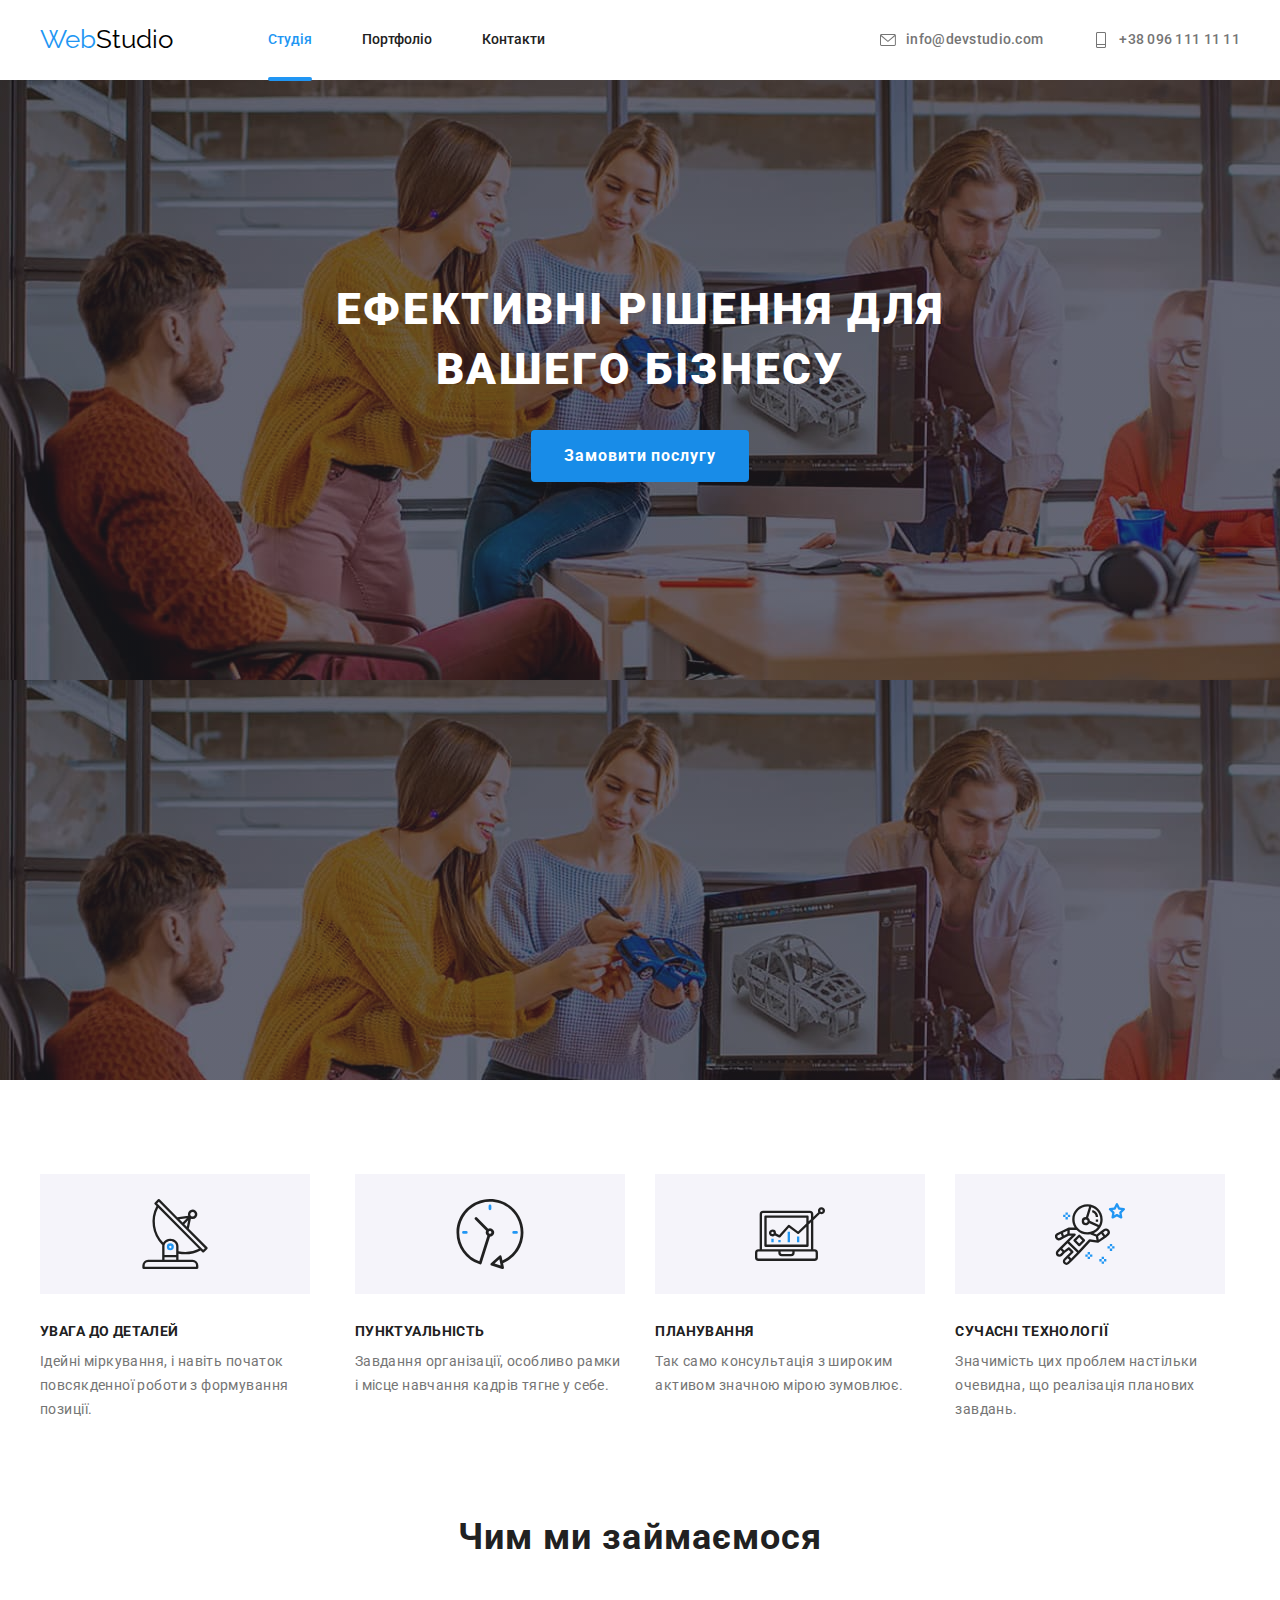
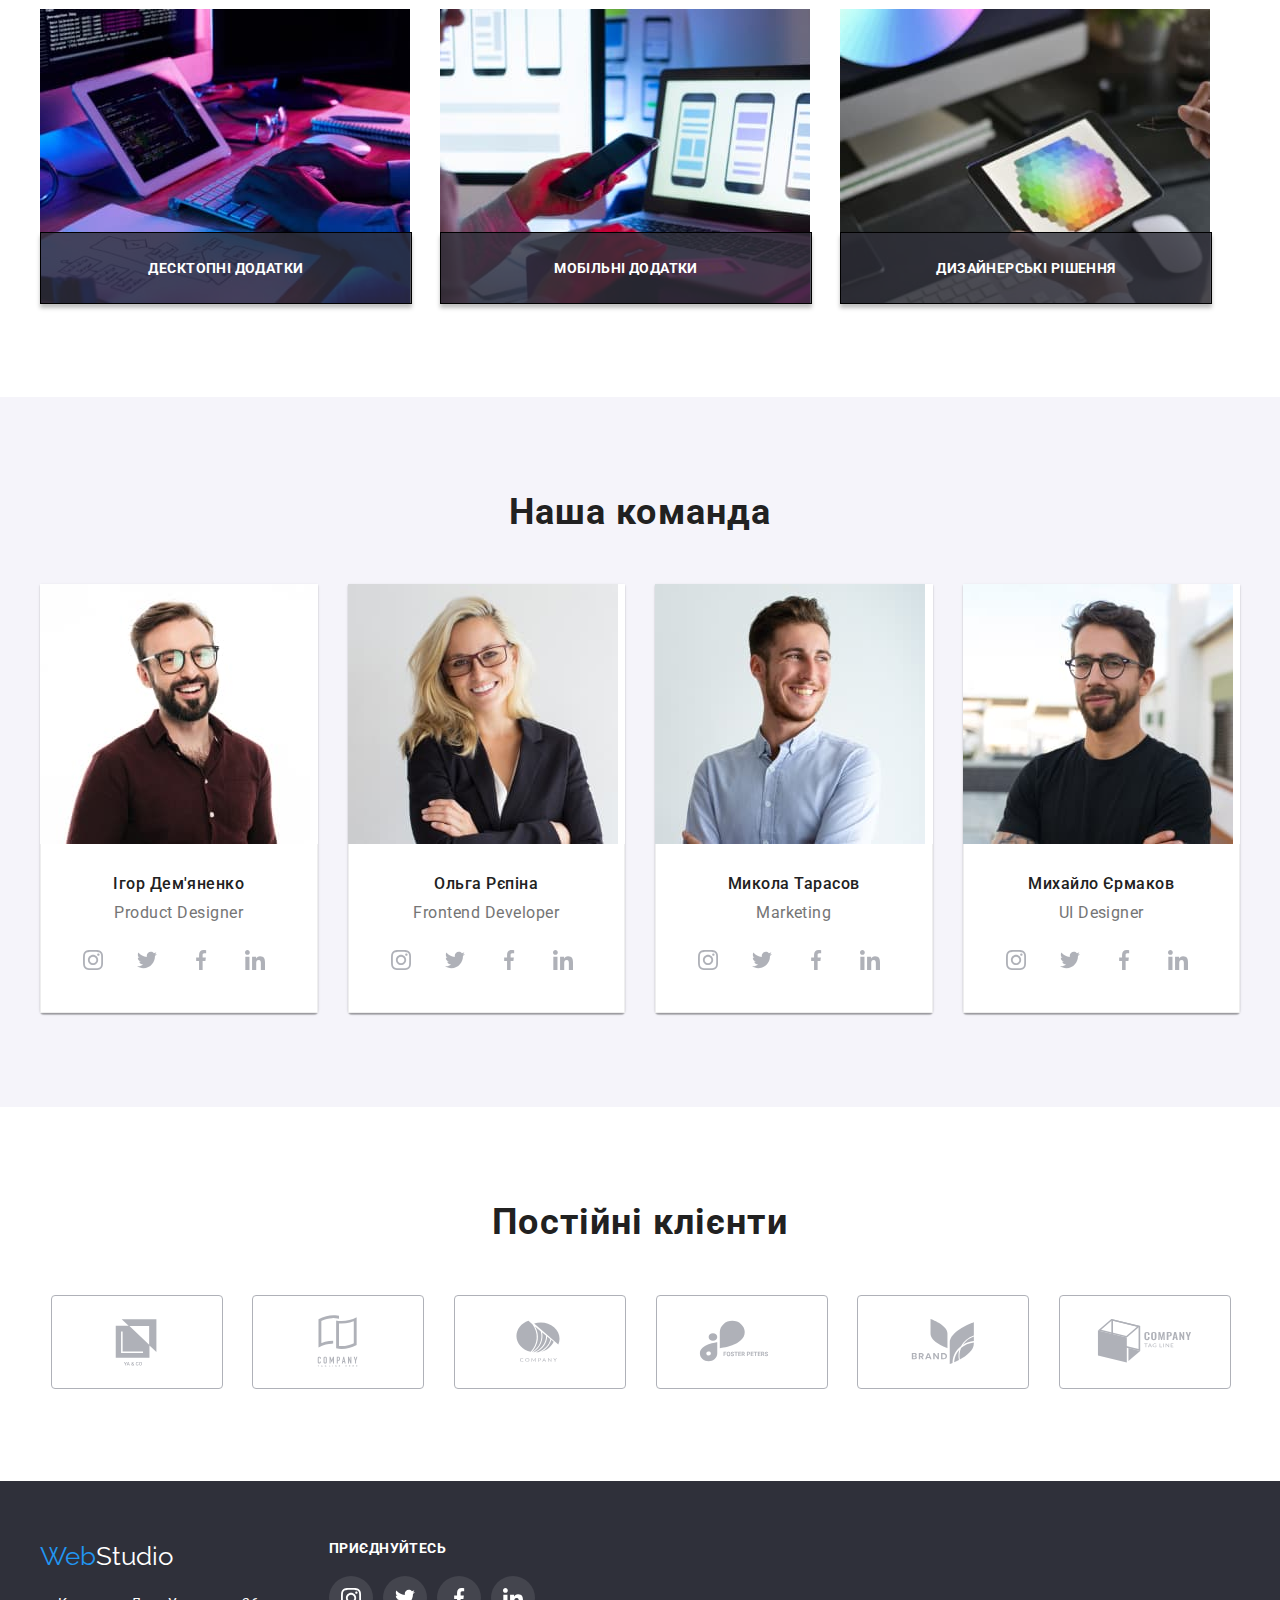
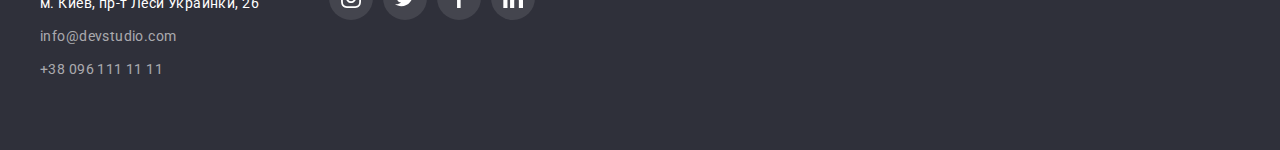
<file: index.html>
<!DOCTYPE html>
<html lang="uk">
<head>
    <meta charset="UTF-8">
    <meta http-equiv="X-UA-Compatible" content="IE=edge">
    <meta name="viewport" content="width=device-width, initial-scale=1.0">
    <title>WebStudio</title>
    <link rel="preconnect" href="https://fonts.googleapis.com">
    <link rel="preconnect" href="https://fonts.gstatic.com" crossorigin>
    <link href="https://fonts.googleapis.com/css2?family=Raleway:wght@700&family=Roboto:wght@400;500;700;900&display=swap" rel="stylesheet">
    <link rel="stylesheet" href="https://cdnjs.cloudflare.com/ajax/libs/modern-normalize/1.1.0/modern-normalize.min.css" integrity="sha512-wpPYUAdjBVSE4KJnH1VR1HeZfpl1ub8YT/NKx4PuQ5NmX2tKuGu6U/JRp5y+Y8XG2tV+wKQpNHVUX03MfMFn9Q==" crossorigin="anonymous" referrerpolicy="no-referrer" />
    <link rel="stylesheet" href="./сss/styles.css">
</head>
<body >
<!--Project-->
<header class="header">
    <div class="container">
        <nav class="conteiner main-nav">
            <a href="./index.html" class="logo">Web<span class="heder-logo">Studio</span></a> 
            <ul class="site-nav list">
                <li class="item"><a href="./index.html" class="link current">Студія</a></li>
                <li class="item"><a href="portfolio.html" class="link">Портфоліо</a></li>
                <li class="item"><a href="" class="link">Контакти</a></li>
            </ul>       
<!--Contacts-->
            <ul class="contact list">
                <li class="item">
                    <a href="mailto:info@devstudio.com" class="contact mail">
                    <svg class="contact-icon">
                        <use href="./imeges/symbol-1.svg#icon-envelope"></use>
                    </svg>info@devstudio.com</a>
                </li>
                <li class="item"><a href="tel:+380961111111" class="contact tel">
                    <svg class="contact-icon">
                        <use href="./imeges/symbol-1.svg#icon-vector"></use>
                    </svg>+38 096 111 11 11</a>
                </li>
            </ul>
        </nav> 
    </div>
</header>
<main>
    <!--Фундамент-->
    <section class="foundation">
        <div class="container">
            <h1 class="foundation-title">ЕФЕКТИВНI РIШЕННЯ ДЛЯ ВАШЕГО БIЗНЕСУ</h1> 
            <button data-modal-open type="button" class="button-primary">Замовити послугу</button>
        </div>
    </section>
<!--Особлывости-->
    <section class="section no-padding">
    <div class="container">
        <h2 class="visually-hidden">Особливости</h2>
        <ul class="feature list">
            <li class="list-item icon-antenna">
                <h3 class="feature-title">УВАГА ДО ДЕТАЛЕЙ</h3>
                <p class="feature-text">Ідейні міркування, і навіть початок повсякденної роботи з формування позиції.
                </p>
            </li>
            <li class="list-item icon-clock">
                <h3 class="feature-title">ПУНКТУАЛЬНІСТЬ</h3>
                    <p class="feature-text">Завдання організації, особливо рамки і місце навчання кадрів тягне у себе.</p>
            </li>
            <li class="list-item icon-diagram">
                <h3 class="feature-title">ПЛАНУВАННЯ</h3>
                    <p class="feature-text">Так само консультація з широким активом значною мірою зумовлює.</p>
            </li>
            <li class="list-item icon-astronaut">
                <h3 class="feature-title">СУЧАСНІ ТЕХНОЛОГІЇ</h3>
        <p class="feature-text">Значимість цих проблем настільки очевидна, що реалізація планових завдань.</p>
            </li>
        </ul>
    </div>
    </section>
<!--Чим ми займаємося-->
    <section class="section ">
        <div class="container">
            <h2 class="section-title">Чим ми займаємося</h2>
                <ul class="ocupation list">
                    <li class="box1"><img src="./imeges/img1-1.jpg" alt="Компьютер" 
                        width="370"
                        height="294">
                        <div class="product-actions">
                            <p class="box-text">Десктопні додатки</p>
                        </div>
                    </li>
                    <li>
                        <img src="./imeges/img1-2.jpg" alt="приложение в телефоне"
                        width="370"
                        height ="294">
                        <div class="product-actions">
                            <p class="box-text">Мобільні додатки</p>
                        </div>
                    </li> 
                    <li>
                        <img src="./imeges/img1-3.jpg" alt="цветовые ефекти" 
                        width="370" 
                        height="294">
                        <div class="product-actions">
                            <p class="box-text">Дизайнерські рішення</p>
                        </div>
                    </li>
                </ul>
                </div>
    </section>
<!--tima-->
<div>
    <section class="section team">
        <div class="container">
                <h2 class="section-title">Наша команда</h2>
                <ul class="team list">
                    <li class="item">
                        <img class="tima-foto" src="./imeges/img2-1.jpg" alt="фото хлопця с бородою який посмiхаетсья"
                        width="270">
                        <div class="team-heading">
                            <h3 class="team-title">Ігор Дем'яненко</h3>
                            <p class="team-text">Product Designer</p>
                            <ul class="icon-list">
                                <li class="team-options"> 
                                    <a href="#" class="team-link">
                                        <svg class="team-icon">
                                            <use href="./imeges/symbol-1.svg#icon-instagram"></use>
                                        </svg>
                                    </a>
                                </li>
                                <li class="team-options">
                                    <a href="#" class="team-link">
                                        <svg class="team-icon">
                                            <use href="./imeges/symbol-1.svg#icon-twitter"></use>
                                        </svg>
                                    </a>
                                </li>
                                <li class="team-options">
                                    <a href="#" class="team-link">
                                        <svg class="team-icon">
                                            <use href="./imeges/symbol-1.svg#icon-facebook"></use>
                                        </svg>
                                    </a>
                                </li>
                                <li class="team-options">
                                    <a href="#" class="team-link">
                                        <svg class="team-icon">
                                            <use href="./imeges/symbol-1.svg#icon-linkedin"></use>
                                        </svg>
                                    </a>
                                </li>
                            </ul>
                        </div>
                    </li>

                    <li class="item">
                        <img class="tima-foto" src="./imeges/img2-2.jpg" alt="фото блондынки в окулярах яка посмiхаеться "
                            width="270">
                        <div class="team-heading">
                            <h3 class="team-title">Ольга Рєпіна</h3>
                            <p class="team-text">Frontend Developer</p>
                            <ul class="icon-list">
                                <li class="team-options"> 
                                    <a href="#" class="team-link">
                                        <svg class="team-icon">
                                            <use href="./imeges/symbol-1.svg#icon-instagram"></use>
                                        </svg>
                                    </a>
                                </li>
                                <li class="team-options">
                                    <a href="#" class="team-link">
                                        <svg class="team-icon">
                                            <use href="./imeges/symbol-1.svg#icon-twitter"></use>
                                        </svg>
                                    </a>
                                </li>
                                <li class="team-options">
                                    <a href="#" class="team-link">
                                        <svg class="team-icon">
                                            <use href="./imeges/symbol-1.svg#icon-facebook"></use>
                                        </svg>
                                    </a>
                                </li>
                                <li class="team-options">
                                    <a href="#" class="team-link">
                                        <svg class="team-icon">
                                            <use href="./imeges/symbol-1.svg#icon-linkedin"></use>
                                        </svg>
                                    </a>
                                </li>
                            </ul>
                        </div>
                    </li>

                    <li class="item">
                        <img class="tima-foto" src="./imeges/img2-3.jpg" alt="фото молодого хлопця в бiлiй сорочцi"
                    width="270">
                        <div class="team-heading">
                            <h3 class="team-title">Микола Тарасов</h3>
                            <p class="team-text">Marketing</p>
                            <ul class="icon-list">
                                <li class="team-options"> 
                                    <a href="#" class="team-link">
                                        <svg class="team-icon">
                                            <use href="./imeges/symbol-1.svg#icon-instagram"></use>
                                        </svg>
                                    </a>
                                </li>
                                <li class="team-options">
                                    <a href="#" class="team-link">
                                        <svg class="team-icon" >
                                            <use href="./imeges/symbol-1.svg#icon-twitter"></use>
                                        </svg>
                                    </a>
                                </li>
                                <li class="team-options">
                                    <a href="#" class="team-link">
                                        <svg class="team-icon" >
                                            <use href="./imeges/symbol-1.svg#icon-facebook"></use>
                                        </svg>
                                    </a>
                                </li>
                                <li class="team-options">
                                    <a href="#" class="team-link">
                                        <svg class="team-icon">
                                            <use href="./imeges/symbol-1.svg#icon-linkedin"></use>
                                        </svg>
                                    </a>
                                </li>
                            </ul>
                        </div>
                    </li>

                    <li class="item">
                        <img class="tima-foto"  src="./imeges/img2-4.jpg" alt="фото чорно волосого хлопця в окулярах"
                    width="270">
                        <div class="team-heading">
                            <h3 class="team-title">Михайло Єрмаков</h3>
                            <p class="team-text">UI Designer</p>
                            <ul class="icon-list">
                                <li class="team-options"> 
                                    <a href="#" class="team-link">
                                        <svg class="team-icon">
                                            <use href="./imeges/symbol-1.svg#icon-instagram"></use>
                                        </svg>
                                    </a>
                                </li>
                                <li class="team-options">
                                    <a href="#" class="team-link">
                                        <svg class="team-icon">
                                            <use href="./imeges/symbol-1.svg#icon-twitter"></use>
                                        </svg>
                                    </a>
                                </li>
                                <li class="team-options">
                                    <a href="#" class="team-link">
                                        <svg class="team-icon">
                                            <use href="./imeges/symbol-1.svg#icon-facebook"></use>
                                        </svg>
                                    </a>
                                </li>
                                <li class="team-options">
                                    <a href="#" class="team-link">
                                        <svg class="team-icon">
                                            <use href="./imeges/symbol-1.svg#icon-linkedin"></use>
                                        </svg>
                                    </a>
                                </li>
                            </ul>
                        </div>
                    </li>
                </ul>
        </div>
    </section>
</div>
    <section class="section">
        <div class="container">
            <h2 class="section-title">Постійні клієнти</h2>
            <ul class="icon-list">
                <li class="clients-options">
                    <a href="#" class="clients-link">
                        <svg class="clients-icon">
                            <use href="./imeges/symbol-1.svg#icon-Logo1"></use>
                        </svg>
                    </a>
                </li>
                <li class="clients-options">
                    <a href="#" class="clients-link">
                        <svg class="clients-icon">
                            <use href="./imeges/symbol-1.svg#icon-Logo2"></use>
                        </svg>
                    </a>
                </li>
                <li class="clients-options">
                    <a href="#" class="clients-link">
                        <svg class="clients-icon">
                            <use href="./imeges/symbol-1.svg#icon-Logo3"></use>
                        </svg>
                    </a>
                </li>
                <li class="clients-options">
                    <a href="#" class="clients-link">
                        <svg class="clients-icon">
                            <use href="./imeges/symbol-1.svg#icon-Logo4"></use>
                        </svg>
                    </a>
                </li>
                <li class="clients-options">
                    <a href="#" class="clients-link">
                        <svg class="clients-icon">
                            <use href="./imeges/symbol-1.svg#icon-Logo5"></use>
                        </svg>
                    </a>
                </li>
                <li class="clients-options">
                    <a href="#" class="clients-link">
                        <svg class="clients-icon">
                            <use href="./imeges/symbol-1.svg#icon-Logo6"></use>
                        </svg>
                    </a>
                </li>
            </ul>
        </div>
    </section>
</main>
<!--footer-->
    <footer class="footer">
        <div class="container">
            <div class="footer-balance">
                <a href="./index.html" class="logo">Web<span class="footer-logo">Studio</span></a>
            <address>
                <ul class=" footer-list">
                    <li class="item"><a href="https://goo.gl/maps/CPtrU1FHBa2aNyZL9" target="_blank" rel="noopener noreferrer nofollow" class="footer-adress">м. Киев, пр-т Леси Украинки, 26</a></li>
                    <li class="item"><a href="mailto:info@devstudio.com" class="footer-contact">info@devstudio.com</a></li>
                    <li class="item"><a href="tel:+380961111111" class="footer-contact">+38 096 111 11 11</a></li>
                </ul>
            </address>
            </div>
            <div class="footer-seti">
                <h2 class="footer-title">приєднуйтесь</h2>
                <ul class="icon-list">
                    <li class="footer-options"> 
                        <a href="#" class="footer-link">
                            <svg class="footer-icon">
                                <use href="./imeges/symbol-1.svg#icon-instagram"></use>
                            </svg>
                        </a>
                    </li>
                    <li class="footer-options">
                        <a href="#" class="footer-link">
                            <svg class="footer-icon">
                                <use href="./imeges/symbol-1.svg#icon-twitter"></use>
                            </svg>
                        </a>
                    </li>
                    <li class="footer-options">
                        <a href="#" class="footer-link">
                            <svg class="footer-icon">
                                <use href="./imeges/symbol-1.svg#icon-facebook"></use>
                            </svg>
                        </a>
                    </li>
                    <li class="footer-options">
                        <a href="#" class="footer-link">
                            <svg class="footer-icon">
                                <use href="./imeges/symbol-1.svg#icon-linkedin"></use>
                            </svg>
                        </a>
                    </li>
                </ul>
            </div>
        </div>
    </footer> 
    <div class="backdrop is-hidden" data-modal>
        <div class="modal">
            <button class="modal-btd" data-modal-close>
                <svg class="icon-close"width="18" height="18" >
                    <use href="./imeges/close.svg#icon-close-black"></use>
                </svg>
            </button>
        </div>
    </div>
    <script src="./js/modal.js"></script> 
</body>
</html>
</file>
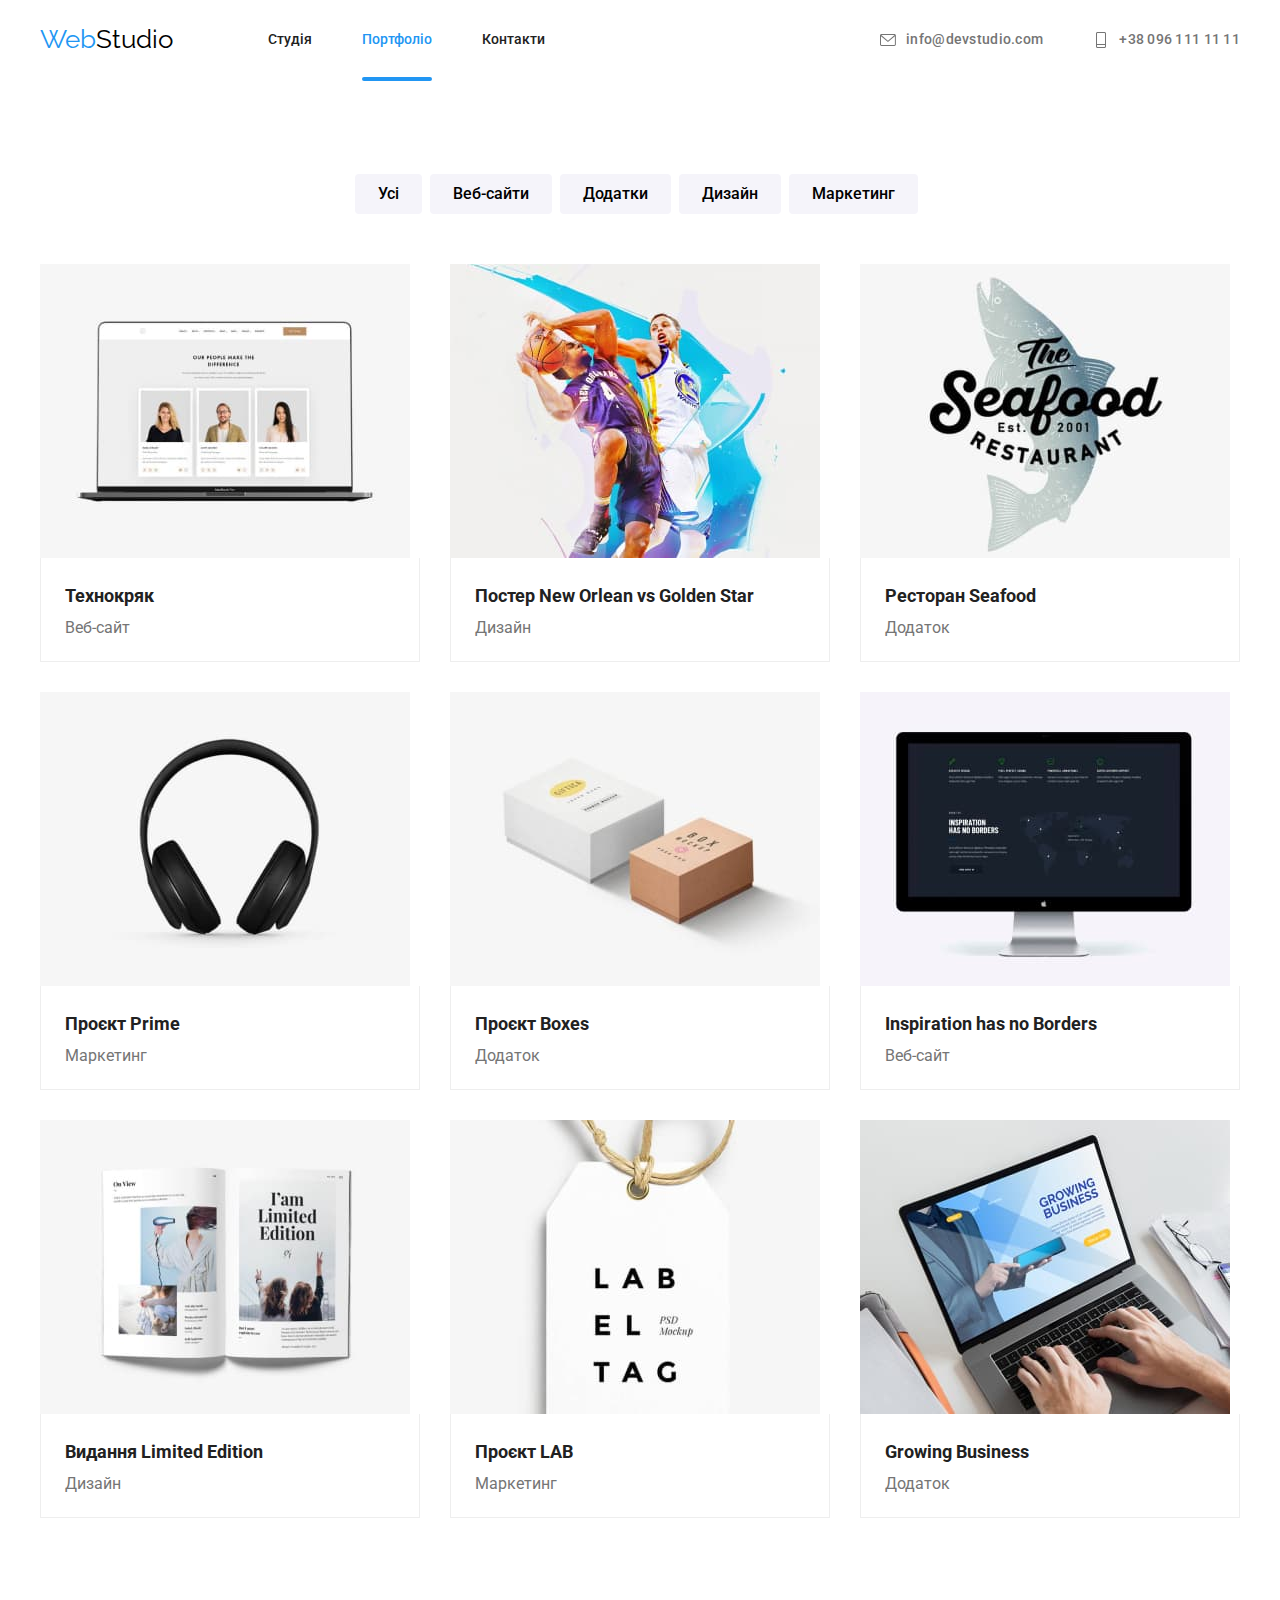
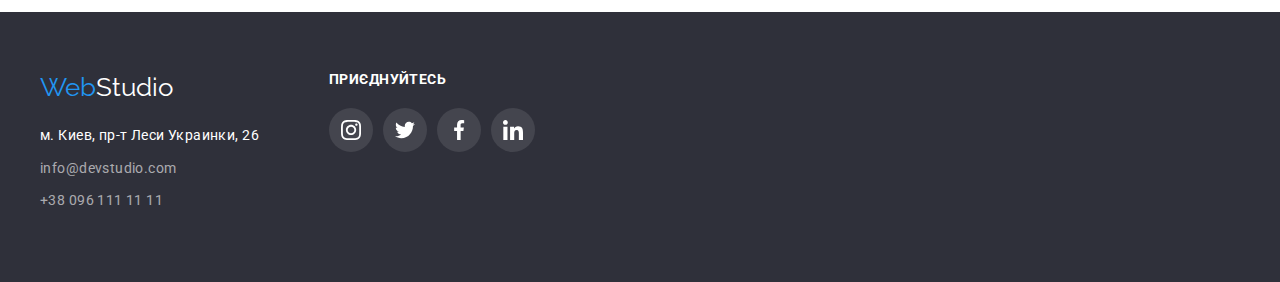
<file: portfolio.html>
<!DOCTYPE html>
<html lang="uk">
<head>
    <meta charset="UTF-8">
    <meta http-equiv="X-UA-Compatible" content="IE=edge">
    <meta name="viewport" content="width=device-width, initial-scale=1.0">
    <title>WebStudio</title>
    <link rel="preconnect" href="https://fonts.googleapis.com">
    <link rel="preconnect" href="https://fonts.gstatic.com" crossorigin>
    <link href="https://fonts.googleapis.com/css2?family=Raleway:wght@700&family=Roboto:wght@400;500;700;900&display=swap" rel="stylesheet">
    <link rel="stylesheet" href="https://cdnjs.cloudflare.com/ajax/libs/modern-normalize/1.1.0/modern-normalize.min.css" integrity="sha512-wpPYUAdjBVSE4KJnH1VR1HeZfpl1ub8YT/NKx4PuQ5NmX2tKuGu6U/JRp5y+Y8XG2tV+wKQpNHVUX03MfMFn9Q==" crossorigin="anonymous" referrerpolicy="no-referrer">
    <link rel="stylesheet" href="./сss/styles.css">
</head>
<body>
    <!--Project-->
<header class="header">
    <div class="container">
        <nav class="conteiner main-nav">
            <a href="./index.html" class="logo">Web<span class="heder-logo">Studio</span></a> 
            <ul class="site-nav list">
                <li class="item"><a href="./index.html" class="link">Студія</a></li>
                <li class="item"><a href="portfolio.html" class="link current">Портфоліо</a></li>
                <li class="item"><a href="" class="link">Контакти</a></li>
            </ul>       
<!--Contacts-->
            <ul class="contact list">
                <li class="item">
                    <a href="mailto:info@devstudio.com" class="contact mail">
                    <svg class="contact-icon">
                        <use href="./imeges/symbol-1.svg#icon-envelope"></use>
                    </svg>info@devstudio.com</a>
                </li>
                <li class="item"><a href="tel:+380961111111" class="contact tel">
                    <svg class="contact-icon">
                        <use href="./imeges/symbol-1.svg#icon-vector"></use>
                    </svg>+38 096 111 11 11</a>
                </li>
            </ul>
        </nav> 
        </header>
</div>
<!--Cnopka-->
<main>

<section class="section no-padding">
    <h1 class="visually-hidden">Портфоліо</h1>
    <div class="container">
        <ul class="cry list">
            <li class="item"><button type="button" class="button secondori links">Усі</button></li>
            <li class="item"><button type="button" class="button secondori links">Веб-сайти</button></li>
            <li class="item"><button type="button" class="button secondori links">Додатки</button></li>
            <li class="item"><button type="button" class="button secondori links">Дизайн</button></li>
            <li class="item"><button type="button" class="button secondori links">Маркетинг</button><li>
        </ul>

<!--Portfolio-->
    <ul class="portfolio-foto list">
            <li class="item-portfolio">
                <a  class="animation" href="">
                    <div class="animation-card">
                        <img src="./imeges/portfolio/portfol1.jpg" alt="компьютер з фотографиями людей"
                        width="370">
                        <p class="text-animation">Ресурс пропонує комплексні пропозиції з різним рівнем функціоналу та сервісів. Все це дозволить відвідувачу отримати вичерпні відомості про компанію чи приватну особу.</p>
                    </div>
                
                    <div class="card-heading">
                        <h2 class="title">Технокряк</h2>
                        <p>Веб-сайт</p>
                    </div>
                </a>
            </li>

            <li class="item-portfolio"> 
                <a class="animation" href="" >
                    <div class="animation-card">
                        <img src="./imeges/portfolio/portfol2.jpg" alt="два баскетболiста"
                        width="370">
                        <p class="text-animation">Ресурс пропонує комплексні пропозиції з різним рівнем функціоналу та сервісів. Все це дозволить відвідувачу отримати вичерпні відомості про компанію чи приватну особу.</p>
                    </div>
                
                    <div class="card-heading">
                        <h2 class="title">Постер New Orlean vs Golden Star</h2>
                        <p>Дизайн</p>
                    </div>
                </a>
            </li>
            <li class="item-portfolio">
                <a  class="animation" href="">
                    <div class="animation-card">
                        <img src="./imeges/portfolio/portfol3.jpg" alt="логотип з зображенням риби Ресторан Seafood"
                        width="370">
                        <p class="text-animation">Ресурс пропонує комплексні пропозиції з різним рівнем функціоналу та сервісів. Все це дозволить відвідувачу отримати вичерпні відомості про компанію чи приватну особу.</p>
                    </div>
                
                    <div class="card-heading">
                        <h2 class="title">Ресторан Seafood</h2>
                        <p>Додаток</p>
                    </div>  
                </a> 
            </li>
            <li class="item-portfolio">
                <a  class="animation" href="">
                    <div class="animation-card">
                        <img src="./imeges/portfolio/portfol4.jpg" alt="навушники чорного кольору"
                        width="370">
                        <p class="text-animation">Ресурс пропонує комплексні пропозиції з різним рівнем функціоналу та сервісів. Все це дозволить відвідувачу отримати вичерпні відомості про компанію чи приватну особу.</p>
                    </div>
                
                    <div class="card-heading">
                        <h2 class="title">Проєкт Prime</h2>
                        <p>Маркетинг</p>
                    </div>
                </a>
            </li> 
            <li class="item-portfolio"> 
                <a  class="animation" href="">
                    <div class="animation-card">
                        <img src="./imeges/portfolio/portfol5.jpg" alt=" двi циглини одна бiла друга коричнева"
                        width="370">
                        <p class="text-animation">Ресурс пропонує комплексні пропозиції з різним рівнем функціоналу та сервісів. Все це дозволить відвідувачу отримати вичерпні відомості про компанію чи приватну особу.</p>
                    </div>
                
                    <div class="card-heading">
                        <h2 class="title">Проєкт Boxes</h2>
                        <p>Додаток</p>
                    </div>
                </a>
            </li>
            <li class="item-portfolio"> 
                <a  class="animation" href="">
                    <div class="animation-card">
                        <img src="./imeges/portfolio/portfol6.jpg" alt="монiтор экрану"
                        width="370">
                        <p class="text-animation">Ресурс пропонує комплексні пропозиції з різним рівнем функціоналу та сервісів. Все це дозволить відвідувачу отримати вичерпні відомості про компанію чи приватну особу.</p>
                    </div>
                
                    <div class="card-heading">
                        <h2 class="title">Inspiration has no Borders</h2>
                        <p>Веб-сайт</p>
                    </div>
                </a>
            </li>
            <li class="item-portfolio">
                <a  class="animation" href="">
                    <div class="animation-card">
                        <img src="./imeges/portfolio/portfol7.jpg" alt="розгорнута книга"
                        width="370">
                        <p class="text-animation">Ресурс пропонує комплексні пропозиції з різним рівнем функціоналу та сервісів. Все це дозволить відвідувачу отримати вичерпні відомості про компанію чи приватну особу.</p>
                    </div>
                
                    <div class="card-heading">
                        <h2 class="title">Видання Limited Edition</h2>
                        <p>Дизайн</p>
                    </div>
                </a>
            </li>
            <li class="item-portfolio"> 
                <a  class="animation" href="">
                    <div class="animation-card">
                        <img src="./imeges/portfolio/portfol8.jpg" alt="таблиця з лiтерами"
                        width="370">
                        <p class="text-animation">Ресурс пропонує комплексні пропозиції з різним рівнем функціоналу та сервісів. Все це дозволить відвідувачу отримати вичерпні відомості про компанію чи приватну особу.</p>
                    </div>
                
                    <div class="card-heading">
                        <h2 class="title">Проєкт LAB</h2>
                        <p>Маркетинг</p>
                    </div>
                </a>
            </li>
            <li class="item-portfolio"> 
                <a  class="animation" href="">
                    <div class="animation-card">
                        <img src="./imeges/portfolio/portfol9.jpg" alt="руки людини яка працюе за компьютером"
                        width="370">
                        <p class="text-animation">Ресурс пропонує комплексні пропозиції з різним рівнем функціоналу та сервісів. Все це дозволить відвідувачу отримати вичерпні відомості про компанію чи приватну особу.</p>
                    </div>
                
                    <div class="card-heading">
                        <h2 class="title">Growing Business</h2>
                        <p>Додаток</p>
                    </div>
                </a>
            </li>
        </ul>
    </div>
</section>
</main>
        <!--footer-->
    <footer class="footer">
        <div class="container">
            <div class="footer-balance">
                <a href="./index.html" class="logo">Web<span class="footer-logo">Studio</span></a>
            <address>
                <ul class=" footer-list">
                    <li class="item"><a href="https://goo.gl/maps/CPtrU1FHBa2aNyZL9" target="_blank" rel="noopener noreferrer nofollow" class="footer-adress">м. Киев, пр-т Леси Украинки, 26</a></li>
                    <li class="item"><a href="mailto:info@devstudio.com" class="footer-contact">info@devstudio.com</a></li>
                    <li class="item"><a href="tel:+380961111111" class="footer-contact">+38 096 111 11 11</a></li>
                </ul>
            </address>
            </div>
            <div class="footer-seti">
                <h2 class="footer-title">приєднуйтесь</h2>
                <ul class="icon-list">
                    <li class="footer-options"> 
                        <a href="#" class="footer-link">
                            <svg class="footer-icon">
                                <use href="./imeges/symbol-1.svg#icon-instagram"></use>
                            </svg>
                        </a>
                    </li>
                    <li class="footer-options">
                        <a href="#" class="footer-link">
                            <svg class="footer-icon">
                                <use href="./imeges/symbol-1.svg#icon-twitter"></use>
                            </svg>
                        </a>
                    </li>
                    <li class="footer-options">
                        <a href="#" class="footer-link">
                            <svg class="footer-icon">
                                <use href="./imeges/symbol-1.svg#icon-facebook"></use>
                            </svg>
                        </a>
                    </li>
                    <li class="footer-options">
                        <a href="#" class="footer-link">
                            <svg class="footer-icon">
                                <use href="./imeges/symbol-1.svg#icon-linkedin"></use>
                            </svg>
                        </a>
                    </li>
                </ul>
            </div>
        </div>
    </footer> 
</body>
</html>
</file>
<file: сss/styles.css>
/*цвет основного текста #212121 */
/*цвет вторичного текста #757575 */
/*акцент #2196F3 */
/*цвет основного фона #FFFFFF */
/* вторичный цвет фона F5F4FA */

:root {
    --primary-text-color:#212121;
    --tittle-text-color:#212121;
    --accent-color:#2196F3;
    --poragraf-color:#757575;
}

h1,
h2,
h3,
h4,
h5,
a {
    margin:0;
    padding:0;
}
ul {
    margin: 0;
    padding: 0;
}

body {
    background:#FFFFFF;
    color: #212121;
    font-family: 'Roboto', sans-serif;
    font-style: normal;
    font-size: 14px;
    line-height:1.7;
    text-decoration:none;
    margin: 0;
}

img {
    display: block;
    max-width: 100%;
    height: auto;
}

/*logo*/
.logo {
    font-family: 'Raleway';
    color: #2196F3;
    font-family:Raleway,sans-serif;
    font-size: 26px;
    line-height: 1.2;
    text-decoration:none;
}
.heder-logo{
    font-family: 'Raleway';
    color: #000000;
}

.list {
    padding: 0;
    margin: 0;
    list-style:none;
}
/* main-nav */
.main-nav{
    display: flex;
    align-items: center;
}
/*site-nav*/
.site-nav {
    font-family: 'roboto';
    display: flex;
    margin-left: 95px; ;
    
    
}
.site-nav .item:not(:last-child){
    margin-right: 50px;
}
.site-nav .link {
    position: relative;

    display: block;
    padding-top: 32px;
    padding-bottom: 32px;

    color: #212121;
    font-weight: 500;
    font-size: 14px;
    line-height: 1.14;
    text-decoration: none;

    transition-property: color;
    transition-duration: 250ms;
    transition-timing-function: cubic-bezier(0.4, 0, 0.2, 1);
}
.link::after{
    content: "";
    position: absolute;
    left: 0;
    bottom: -1px;

    display: block;
    width: 100%;
    height: 4px;
    background-color: #188CE8;

    opacity: 0;
    border-radius: 2px;
}

.site-nav .link:hover,
.site-nav .link:focus { 
    color: #2196F3; 
    border-radius: 4px;
    text-decoration: none;
}

.site-nav .link.current {
    color:#2196F3;
}
.site-nav .current::after{
    opacity: 1;
    background: #2196F3;
}
    
/*contact*/
.contact {
    font-family: 'roboto';
    display: flex;
    margin-left: auto;

    transition-property: color;
    transition-duration: 250ms;
    transition-timing-function: cubic-bezier(0.4, 0, 0.2, 1);
}
.contact-icon {
    width: 16px;
    height: 16px;
    margin-right: 10px;
    
    fill: currentColor;
}
.contact .tel {
    transition-property: color;
    transition-duration: 250ms;
    transition-timing-function: cubic-bezier(0.4, 0, 0.2, 1);
}
.contact .mail{

    transition-property: color;
    transition-duration: 250ms;
    transition-timing-function: cubic-bezier(0.4, 0, 0.2, 1);
}

.contact .item:not(:last-child){
    margin-right: 50px;
}
.contact {
    color: #757575 ;
    font-weight: 500;
    font-size: 14px;
    line-height: 1.14;
    letter-spacing: 0.02em;
}
.contact :hover,
.contact :focus {
    color: #2196F3;
}
.contact .mail:hover ,
.contact .mail:focus  {
    fill: currentColor;
}

/*fondament*/
.foundation { 
    
    font-family: 'roboto';
    font-style: normal;
    padding-top: 200px;
    padding-bottom: 200px;
    background-color: #757575;
    background-image: linear-gradient(rgba(47, 48, 58, 0.4),rgba(47, 48, 58, 0.4)),url(../imeges/img.jpg);
    max-width: 1600px;
    height: 600px;
    margin: 0 auto;
    text-align: center;
}
.foundation-title{
    display: block;
    width: 696px;
    margin: 0 auto;
    margin-top: 0;
    margin-bottom:30px;
}
.foundation-title{
    color:#FFFFFF ; 
    
    font-family: 'roboto';
    font-style: normal;
    font-weight: 900;
    font-size: 44px;
    line-height: 1.36;
    text-align: center;
    letter-spacing: 0.06em;
    text-transform: uppercase;
}

/*section featur*/
.feature.item {
    list-style: var(--point);
    flex-basis: calc((100% - 90px) / 4);
}
.feature {
    display: flex;
    gap: 30px;
}
.feature .list .item{
    width:270px;
    height: 74px;
}
.list-item::before {
    display:block ;
    content: "";
    width: 270px;
    height: 120px;
    background-size: 70px 70px;
    background-repeat: no-repeat;
    background-position: center;
    background-color: #F5F4FA;
    margin-bottom: 30px;
    
}
.icon-antenna::before{
    background-image: url(../imeges/antenna.svg);
}
.icon-clock::before{
    background-image: url(../imeges/clock.svg);
}
.icon-diagram::before{
    background-image: url(../imeges/diagram.svg) ;
}
.icon-astronaut::before{
    background-image: url(../imeges/astronaut.svg);
}

.section-title {
    padding-top: 0;
    color: #212121 ;
    margin-bottom: 50px;

    font-weight: 700;
    font-size: 36px;
    line-height: 1.2;
    text-align: center;
    text-decoration:none;
    letter-spacing: 0.03em;
}
.feature-title {
    margin-bottom: 10px;
    Font-weight: 700;
    font-size: 14px;
    line-height: 1.14;
    letter-spacing: 0.03em;
}
.feature-text{
    font-weight: 400;
    font-size: 14px;
    line-height: 1.71;
    letter-spacing: 0.03em;
}
.feature .list .title {
    color: #000000;
    font-weight: 700;
    font-size: 14px;
    line-height: 1.14;
    
}

.feature .list .link{
    color:#2196F3 ;
}

/* Занятие */
.ocupation {
    position: relative;
    display: flex;
    gap: 30px;
}

.product-actions{
    position: absolute;

    top: 76%;
    width: 370px;
    height: 70px;
    background: rgba(47, 48, 58, 0.8);
    border: 1px solid #000000;
    box-shadow: 0px 4px 4px rgba(0, 0, 0, 0.25);
    
    display: flex;
    align-items: center;
    justify-content:center;

}
.box-text{
    font-weight: 700;
    font-size: 14px;
    line-height: 1.1;
    letter-spacing: 0.03em;
    text-transform: uppercase;

    color: #FFFFFF
}
.ocupation .list{
    width:370px;
    height:294px;
    
}

/*tima*/
.team {
    display: flex;
    gap: 30px;
    background: #F5F4FA;
}
.team .list .title{
    font-weight: 700;
    font-size: 18px;
    line-height: 2;
}
.team .list, .title {
    color:#212121;
}
.team .item{
    background-color: #FFFFFF;
    width: calc((100% - 90px) / 4);
    box-shadow: 0px 1px 3px rgba(0, 0, 0, 0.12), 0px 1px 1px rgba(0, 0, 0, 0.14), 0px 2px 1px rgba(0, 0, 0, 0.2);
    border-radius: 0px 0px 4px 4px;
}

.team-title{
    margin-top: 0;
    margin-bottom: 10px;
    font-weight: 500;
    font-size: 16px;
    line-height: 1.2;
    text-align: center;
    letter-spacing: 0.03em;
}
.team-text{
    font-weight: 400;
    font-size: 16px;
    line-height: 1.2;
    text-align: center;
    letter-spacing: 0.03em;
    margin-bottom: 16px;
}

.tima-foto{
    
    width: 270px;
    height: 260px;
    border-radius: 0px;
    
}
.team-heading{
    padding:30px ;
    border-bottom:1px solid #eee; 
    border-left: 1px solid #eee;
    border-right: 1px solid #eee;
}
.icon-list{
    display: flex;
    list-style:none;
    gap: 10px;
}
.team-options{
    content:"";
    width: 44px;
    height: 44px; 
    
} 

.team-link{
    display: flex;
    align-items: center; 
    justify-content: center; 
    width:100%;
    height: 100%;
    padding: 0;
    border: none;
    color:#AFB1B8;
    border-radius: 50%;

    transition-property:color, background-color ;
    transition-duration: 250ms;
    transition-timing-function: cubic-bezier(0.4, 0, 0.2, 1);
}
.team-link:hover,
.team-link:focus{
    color:#FFFFFF;
    background-color: #188CE8;
}
.team-icon{
    width: 20px; 
    height: 20px;
    fill: currentColor;
}
/* client */
.icon-list{
    display: flex;
}
.clients-options{
    content:"";
    width: 170px;
    height: 92px;
    list-style: none; 
    margin: 0 auto;
} 

.clients-link{
    display: flex;
    align-items: center; 
    justify-content: center; 
    width:100%;
    height: 100%;
    padding: 0;
    border: none;
    color:#AFB1B8;
    border: 1px solid #AFB1B8;
    border-radius: 4px;
    gap: 30px;
    transition-property:color, border-color ;
    transition-duration: 250ms;
    transition-timing-function: cubic-bezier(0.4, 0, 0.2, 1);
}
.clients-link:hover,
.clients-link:focus{
    color:#188CE8;
    border-color: #188CE8;
}
.clients-icon{
    width: 106px; 
    height: 60px;
    fill: currentColor;
}
/*button*/
.button {
    background-color: #188CE8;
    color:#FFFFFF;
    font-weight: 700;
    font-size: 16px;
    line-height: 1.8;
    text-decoration:none;
    font-family:inherit ; 
}

.button {
    cursor: pointer;
    font-family:inherit ;
    border: 1px solid transparent;
}
.button-primary {
    background-color: #188CE8;
    color: #FFFFFF;
    display: flex;
    border: 1px solid transparent;
    font-family:inherit ;
    display: inline-block;
    padding: 10px 32px; 
    border-radius: 4px;
    min-width: 216px;
    text-align: center;
}
.button-primary{
    font-family: 'Roboto';
    font-style: normal;
    font-weight: 700;
    font-size: 16px;
    line-height: 1.88;

    align-items: center;
    text-align: center;
    letter-spacing: 0.06em;
}
.button-primary:focus,
.button-primary:hover {
    background-color: #2196F3;
    color: #FFFFFF;
}

/*paragraf*/
p {
    color: #757575;
    text-decoration:none;
    margin: 0;
    padding: 0;
    font-size: 16px;
}
    /*cnopka*/
.cry {
    display: flex;
    justify-content: center;
    gap: 8px;
    margin-bottom: 50px;
    
}
.cry .button {
    background-color: #F5F4FA;
    color: #000000;
    padding: 6px 22px;
    font-weight: 500;
    font-size: 16px;
    line-height: 1.62;

    transition-property:color, background-color, box-shadow ;
    transition-duration: 250ms;
    transition-timing-function: cubic-bezier(0.4, 0, 0.2, 1);
}


.cry .list, .links:hover,
.cry .list, .links:focus { 
    background-color: #2196F3;
    color: #FFFFFF;
    box-shadow: 0px 3px 1px rgba(0, 0, 0, 0.1), 0px 1px 2px rgba(0, 0, 0, 0.08), 0px 2px 2px rgba(0, 0, 0, 0.12);
    
    
} 
.button.secondori.links{
    padding: 6px 22px; 
    display: inline-block;
    border-radius: 8px;
    text-align: center;
    
    border-radius: 4px;

}
/*Portfolio*/
.portfolio-foto {
    position: relative;
    display: flex;
    flex-wrap: wrap;
    gap: 30px;
    padding-bottom: 94px;
}
.portfolio-foto .item-portfolio{
    width: calc((100% - 60px) / 3);
}

.portfolio-foto .title{
    font-weight: 700;
    font-size: 18px;
    line-height: 2.0;
}
/* card */
.card-heading{
    padding:20px 24px;
    border-bottom:1px solid #eee;
    border-left: 1px solid #eee;
    border-right: 1px solid #eee;
}
.portfolio-foto .item-portfolio:hover ,
.portfolio-foto .item-portfolio:focus {
    box-shadow: 0px 1px 1px rgba(0, 0, 0, 0.12), 0px 4px 4px rgba(0, 0, 0, 0.06), 1px 4px 6px rgba(0, 0, 0, 0.16);
}

.portfolio .list .title {
    font-weight: 700;
    font-size: 18px;
    line-height: 2;
    text-decoration:none;
}
.portfolio-foto :hover .text-animation,
.portfolio-foto :focus .text-animation{
    transform: translateY(0%);
    opacity: 1;
}
.animation{
    display: block;
}

.animation-card{
    position: relative; 
    overflow: hidden;
    top: 0%;
    left: 0%;
    width: 370px;
    height: 294px;
}
.text-animation{
    position: absolute;
    top: 0;
    left: 0;
    padding-top: 63px;
    padding-right: 24px;
    padding-bottom: 63px;
    padding-left: 24px;
    width: 100%;
    height: 100%;
    background: rgba(33, 150, 243, 0.9);
    font-size: 18px;
    line-height: 1.56;
    color: #FFFFFF;
    transform: translateY(100%);
    opacity: 1;
    transition: transform 250ms cubic-bezier(0.4, 0, 0.2, 1),
    opacity 250ms cubic-bezier(0.4, 0, 0.2, 1) , 
    box-shadow 250ms cubic-bezier(0.4, 0, 0.2, 1);
}
a {
    text-decoration: none;
}

/*foter*/
.footer {
    padding-top: 60px;
    padding-bottom: 60px;
    background-color: #2F303A;
}
.footer-logo {
    color: #FFFFFF;
}
.footer .logo{
    display: block;
    margin-bottom: 20px;
}

.footer-list .item{
    font-family: 'Roboto';
    font-style: normal;
    list-style:none;
    margin-bottom: 9px;
}
.footer-contact{
    color:rgba(255, 255, 255, 0.6);
    font-style: normal;
    font-weight: 400;
    font-size: 14px;
    line-height: 1.7;
    letter-spacing: 0.03em;
}
.footer-adress{
    font-style: normal;
    font-weight: 400;
    font-size: 14px;
    line-height: 1.71 ;
    letter-spacing: 0.03em;
    color: #FFFFFF;    
}

.footer-title{
    font-weight: 700;
    font-size: 14px;
    line-height: 1.1;
    letter-spacing: 0.03em;
    text-transform: uppercase;
    color: #FFFFFF;
    margin-bottom: 20px;
}
.footer .container{
    display: flex;
}
.footer-options{
    content:"";
    width: 44px;
    height: 44px; 
} 

.footer .icon-list{ 
    display: flex;
    align-items: center;
}

.footer-balance{
    margin-right: 70px;
}
.footer-link{
    margin: 0;
    display: flex;
    align-items: center; 
    justify-content: center; 
    width:100%;
    height: 100%;
    padding: 0;
    border: none;
    color:#FFFFFF;
    border-radius: 50%;
    background-color: rgba(255, 255, 255, 0.1);

    transition-property: background-color;
    transition-duration: 250ms;
    transition-timing-function: cubic-bezier(0.4, 0, 0.2, 1);
}
.footer-link:hover,
.footer-link:focus{
    color:#FFFFFF;
    background-color: #188CE8;
}
.footer-icon{
    width: 20px; 
    height: 20px;
    fill: currentColor;
}

.container{
    width: 1200px;
    padding-left: 15px;
    padding-right: 15px;
    margin-left: auto;
    margin-right: auto;
}

.section.no-padding{
    padding-bottom: 0;
}

.section {
    padding-top: 94px;
    padding-bottom: 94px;
}
.visually-hidden {
    position: absolute;
    white-space: nowrap;
    width: 1px;
    height: 1px;
    overflow: hidden;
    border: 0;
    padding: 0;
    clip: rect(0 0 0 0);
    clip-path: inset(50%);
    margin: -1px;
}



.backdrop{
    position: fixed;
    top: 0;
    left: 0;
    width: 100%;
    height: 100%;
    background-color: rgba(0, 0, 0, 0.2);
    transition:
    opacity 250ms cubic-bezier(0.4, 0, 0.2, 1),
    visibility 250ms cubic-bezier(0.4, 0, 0.2, 1);

}
.backdrop.is-hidden{
    opacity: 0 ;
    visibility:hidden ;
    pointer-events: none;
}

.modal{
    position: absolute;
    top: 50%;
    left: 50%;
    background-color: #FFFFFF;

    width: 528px;
    height:581px ;
    
    transform: translate(-50%, -50%);
    
}

.icon-close{
    position: absolute;
    top: 50%;
    left: 50%;
    transform: translate(-50%, -50%);

    width: 18px;
    height: 18px;
    transition: transform 250ms cubic-bezier(0.4, 0, 0.2, 1),
    opacity 250ms cubic-bezier(0.4, 0, 0.2, 1);
    /* border: 1px solid rgba(0, 0, 0, 0.1); */

}

.modal-btd{
    position: absolute;
    top: 8px;
    right:8px ;
    width: 30px;
    height: 30px;
    border: 1px solid rgba(0, 0, 0, 0.1);;
    background-color: rgba(0, 0, 0, 0);
    border-radius: 50%;

}
</file>
